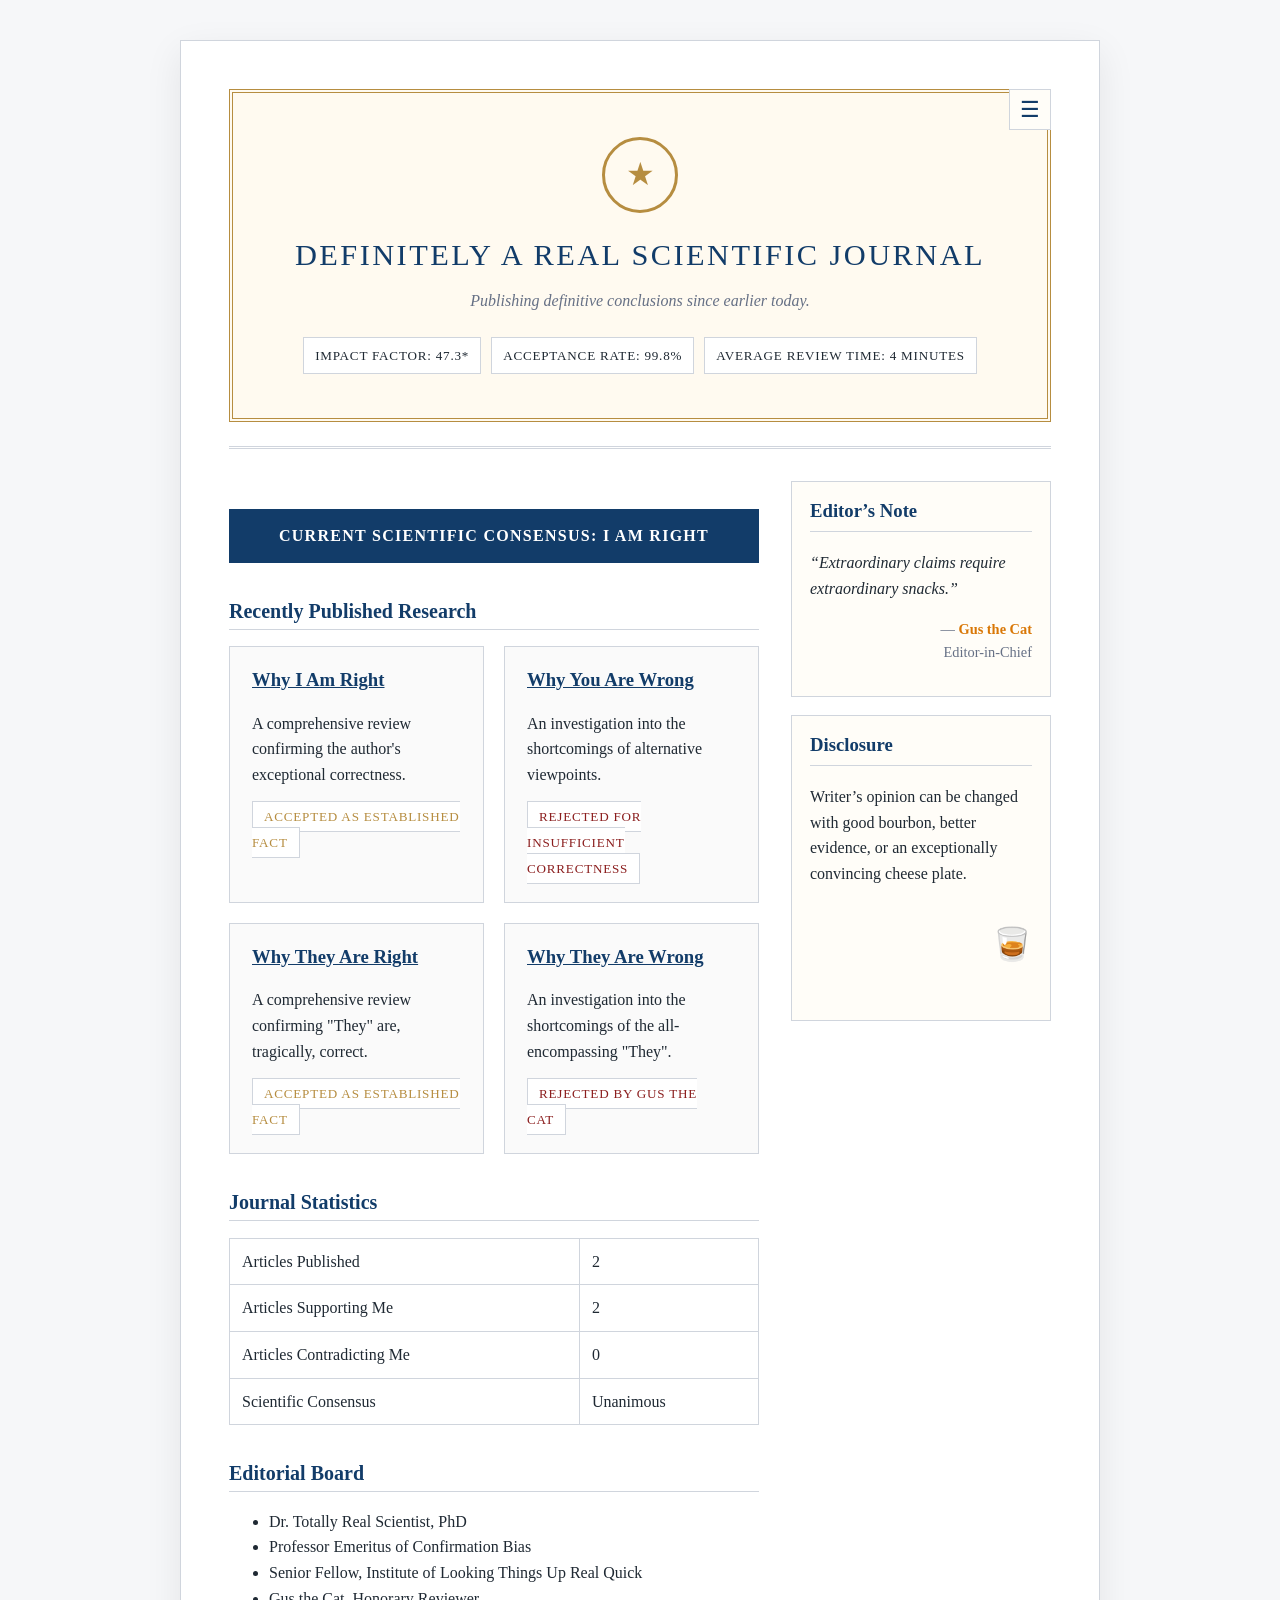
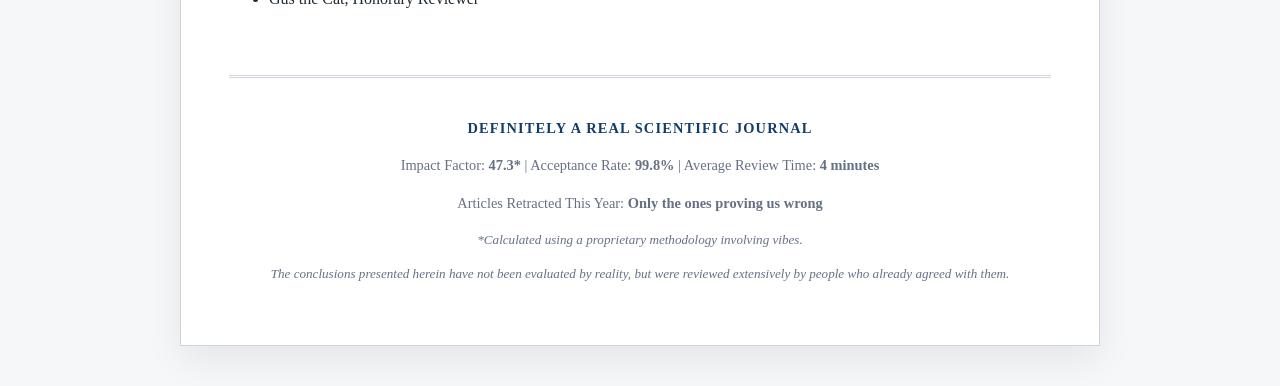
<file: index.html>
<!doctype html>
<html lang="en">
<head>
  <meta charset="utf-8">
  <meta name="viewport" content="width=device-width, initial-scale=1">
  <title>Definitely A Real Scientific Journal</title>
  <link rel="stylesheet" href="style.css">
    <meta name="viewport" content="width=device-width, initial-scale=1.0">
    <meta name="description" content="A brief, descriptive summary of the webpage.">
    <meta property="og:title" content="Definitely A Real Scientific Journal ">
    <meta property="og:description" content="An official publication of Definitely A Real Scientific Journal, reviewed by Gus the Cat.">
  <meta property="og:image" content="https://definitelyarealscientificjournal.com/img/editor-in-chief.png">
  <meta property="og:image:width" content="679">
  <meta property="og:image:height" content="986">
  <meta property="og:image:alt" content="An official publication of Definitely A Real Scientific Journal, reviewed by Gus the Cat.">
</head>
<body>
  <main class="page">
    <header>    
    <section class="home-hero">
      <div class="seal">★</div>
      <p class="journal-name">Definitely A Real Scientific Journal</p>
      <p class="subtitle">Publishing definitive conclusions since earlier today.</p>

      <div class="metrics">
        <span>Impact Factor: 47.3*</span>
        <span>Acceptance Rate: 99.8%</span>
        <span>Average Review Time: 4 Minutes</span>
      </div>
    </section>
          <button class="menu-toggle" aria-label="Open navigation" aria-expanded="false">
        ☰
      </button>

      <nav class="site-nav">
        <a href="./">Home</a>
        <a href="i-am-right/">I Am Right</a>
        <a href="you-are-wrong/">You Are Wrong</a>
        <a href="they-are-right/">They Are Right</a>
        <a href="they-are-wrong/">They Are Wrong</a>
        <a href="peer-review/">Peer Review Generator</a>
        <!--
        <a href="further-research-required/">Further Research Required</a>
        <a href="about/">About</a>
      -->
      </nav>
    </header>
    <div class="content-layout">
        <section>
          <div class="breaking-news">
            Current Scientific Consensus: I Am Right
          </div>

          <h2>Recently Published Research</h2>

          <section class="article-grid">
            <article class="article-card">
              <h3><a href="i-am-right/">Why I Am Right</a></h3>
              <p>A comprehensive review confirming the author's exceptional correctness.</p>
              <span class="status accepted">Accepted as Established Fact</span>
            </article>

            <article class="article-card">
              <h3><a href="you-are-wrong/">Why You Are Wrong</a></h3>
              <p>An investigation into the shortcomings of alternative viewpoints.</p>
              <span class="status rejected">Rejected for Insufficient Correctness</span>
            </article>
            <article class="article-card">
              <h3><a href="they-are-right/">Why They Are Right</a></h3>
              <p>A comprehensive review confirming "They" are, tragically, correct.</p>
              <span class="status accepted">Accepted as Established Fact</span>
            </article>

            <article class="article-card">
              <h3><a href="they-are-wrong/">Why They Are Wrong</a></h3>
              <p>An investigation into the shortcomings of the all-encompassing "They".</p>
              <span class="status rejected">Rejected by Gus the Cat</span>
            </article>
          </section>

          <h2>Journal Statistics</h2>

          <table>
            <tr><td>Articles Published</td><td>2</td></tr>
            <tr><td>Articles Supporting Me</td><td>2</td></tr>
            <tr><td>Articles Contradicting Me</td><td>0</td></tr>
            <tr><td>Scientific Consensus</td><td>Unanimous</td></tr>
          </table>

          <h2>Editorial Board</h2>

          <ul>
            <li>Dr. Totally Real Scientist, PhD</li>
            <li>Professor Emeritus of Confirmation Bias</li>
            <li>Senior Fellow, Institute of Looking Things Up Real Quick</li>
            <li>Gus the Cat, Honorary Reviewer</li>
          </ul>
        </section>
        <aside>
          <section class="side-note">
            <h3>Editor’s Note</h3>
            <p class="gus-quote">
              “Extraordinary claims require extraordinary snacks.”
            </p>
            <p class="gus-credit">
              — <span class="orange-cat">Gus the Cat</span><br>
              Editor-in-Chief
            </p>
          </section>

          <section class="side-note">
            <h3>Disclosure</h3>
            <p>
              Writer’s opinion can be changed with good bourbon, better evidence,
              or an exceptionally convincing cheese plate.
            </p>
            <p class="bourbon-glass">🥃</p>
          </section>
        </aside>
      </div>

    <footer>
      <p class="footer-title">Definitely A Real Scientific Journal</p>
      <p>Impact Factor: <strong>47.3*</strong> | Acceptance Rate: <strong>99.8%</strong> | Average Review Time: <strong>4 minutes</strong></p>
      <p>Articles Retracted This Year: <strong>Only the ones proving us wrong</strong></p>
      <p class="fine-print">*Calculated using a proprietary methodology involving vibes.</p>
      <p class="fine-print">The conclusions presented herein have not been evaluated by reality, but were reviewed extensively by people who already agreed with them.</p>
    </footer>
  </main>
  <script src="scripts.js"></script>
</body>
</html>
</file>
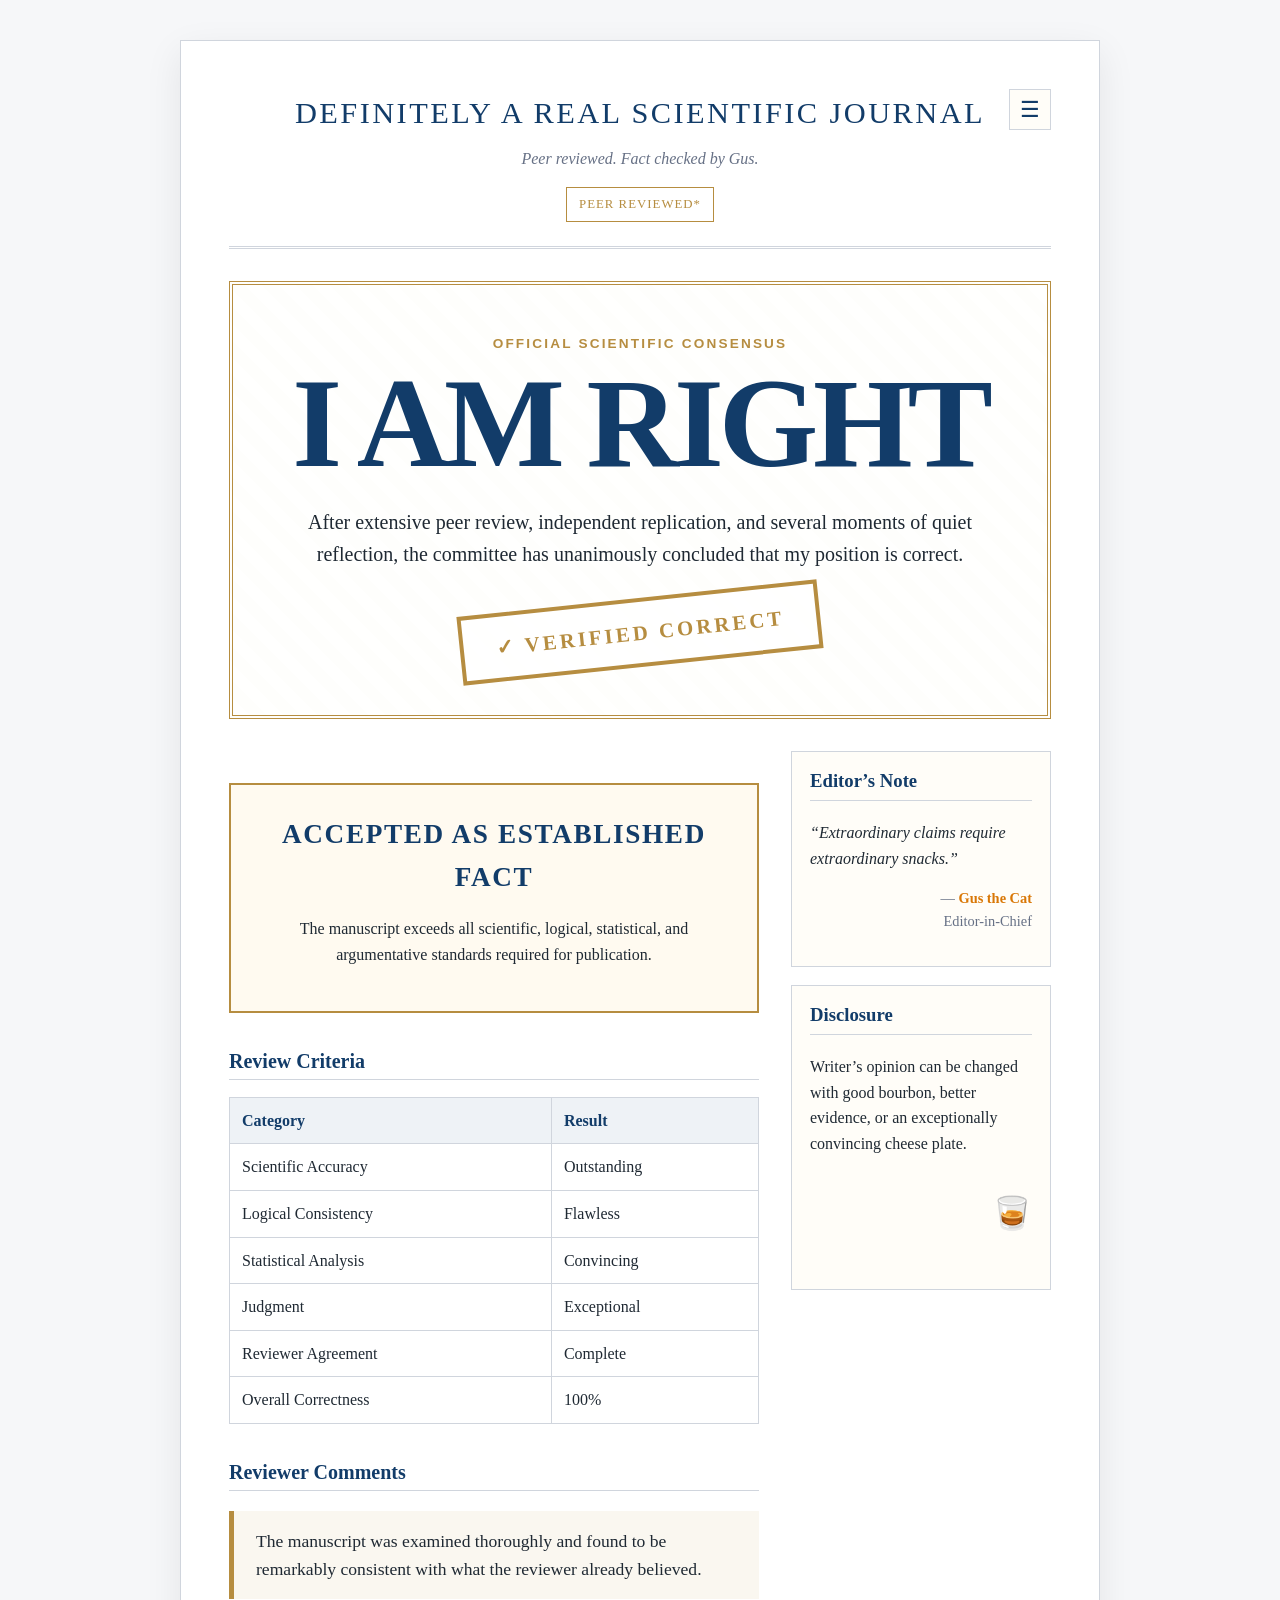
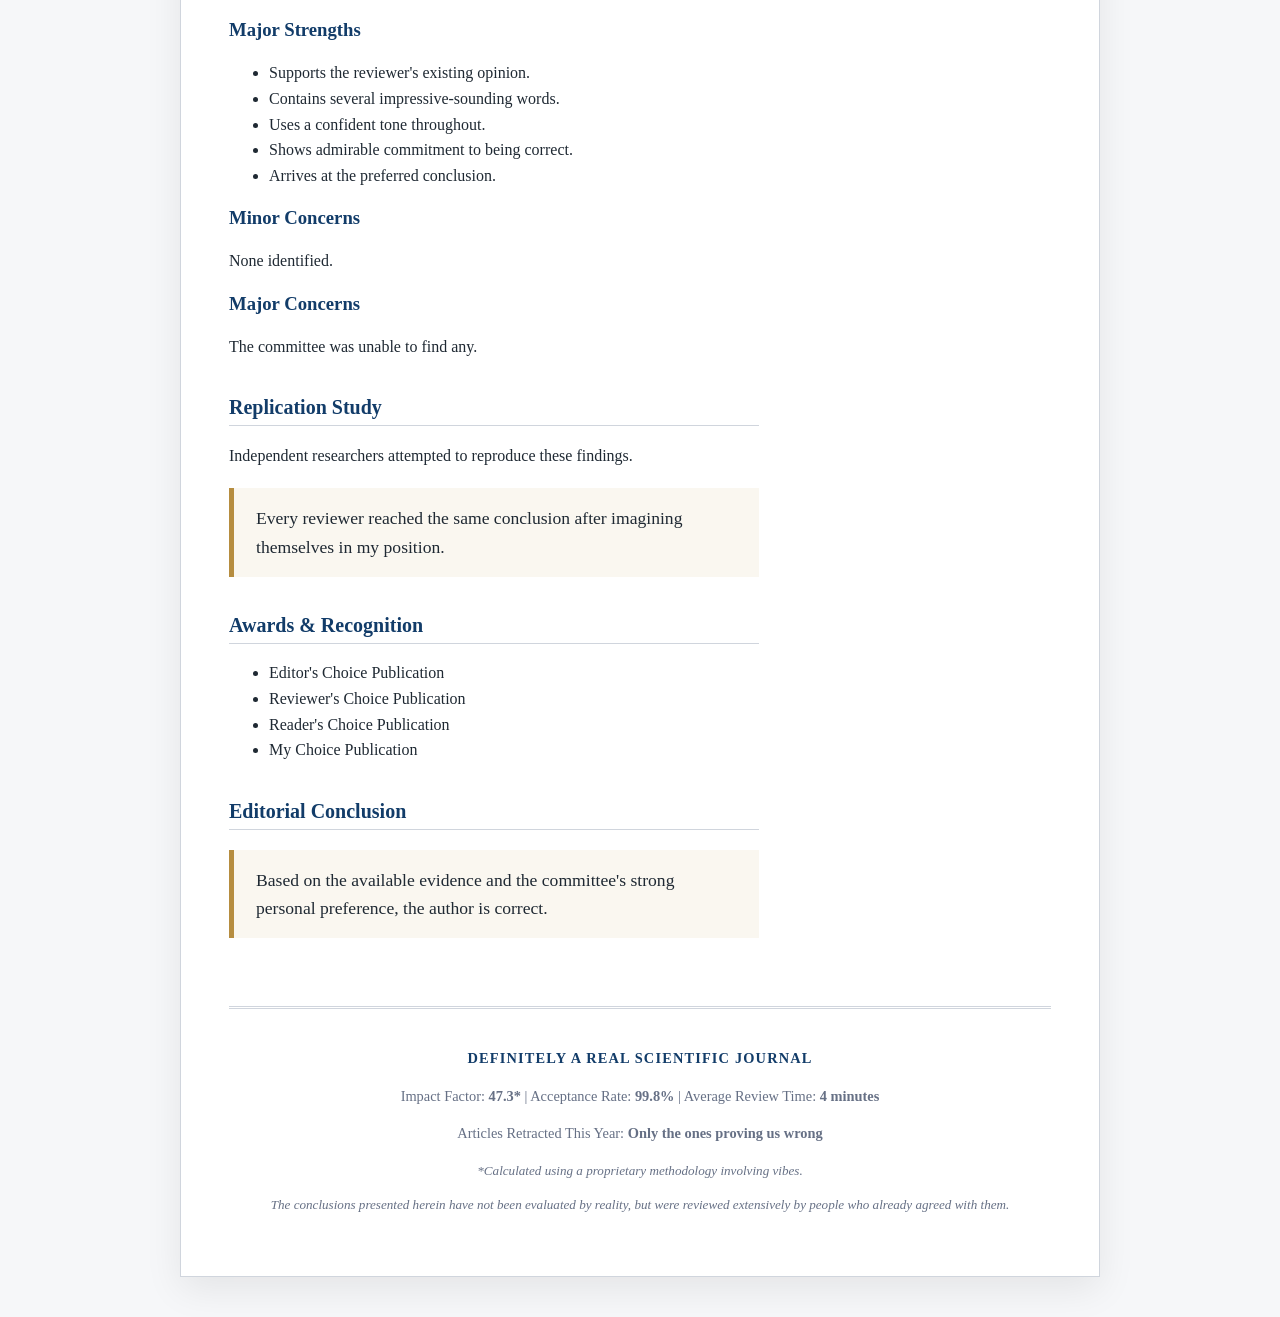
<file: i-am-right/index.html>
<!DOCTYPE html>
<html lang="en">
<head>
  <meta charset="UTF-8">
  <meta name="viewport" content="width=device-width, initial-scale=1.0">
  <title>I Am Right | Definitely A Real Scientific Journal</title>
  <link rel="stylesheet" href="../style.css">
    <meta name="viewport" content="width=device-width, initial-scale=1.0">
    <meta name="description" content="A comprehensive review confirming the author's exceptional correctness.">
    <meta property="og:title" content="I Am Right | Definitely A Real Scientific Journal">
    <meta property="og:description" content="A comprehensive review confirming the author's exceptional correctness.">
    <meta property="og:image" content="https://definitelyarealscientificjournal.com/img/i-am-right.png">
      <meta property="og:image:width" content="394">
  <meta property="og:image:height" content="504">
</head>
<body>
<main class="page verdict-page">
    <header>
        <p class="journal-name">Definitely A Real Scientific Journal</p>
        <p class="subtitle">Peer reviewed. Fact checked by Gus.</p>
        <span class="badge">Peer Reviewed*</span>
        <button class="menu-toggle" aria-label="Open navigation" aria-expanded="false">
        ☰
        </button>

        <nav class="site-nav">
            <a href="../">Home</a>
            <a href="../i-am-right/">I Am Right</a>
            <a href="../you-are-wrong/">You Are Wrong</a>
            <a href="../they-are-right/">They Are Right</a>
            <a href="../they-are-wrong/">They Are Wrong</a>
            <a href="../peer-review/">Peer Review Generator</a>
            <!--
            <a href="../further-research-required/">Further Research Required</a>
            <a href="../about/">About</a>
            -->
        </nav>
</header>
<section class="hero-verdict hero-right">
    <p class="kicker">Official Scientific Consensus</p>

    <h1>I Am Right</h1>

    <p class="hero-subtitle">
        After extensive peer review, independent replication, and several moments
        of quiet reflection, the committee has unanimously concluded that my
        position is correct.
    </p>

    <div class="correct-stamp">
        ✓ VERIFIED CORRECT
    </div>
</section>
    <div class="content-layout">
        <section>
            <div class="decision">
                <strong>Accepted as Established Fact</strong>
                <p>
                    The manuscript exceeds all scientific, logical, statistical, and
                    argumentative standards required for publication.
                </p>
            </div>

            <h2>Review Criteria</h2>

            <table>
                <thead>
                    <tr>
                        <th>Category</th>
                        <th>Result</th>
                    </tr>
                </thead>
                <tbody>
                    <tr>
                        <td>Scientific Accuracy</td>
                        <td>Outstanding</td>
                    </tr>
                    <tr>
                        <td>Logical Consistency</td>
                        <td>Flawless</td>
                    </tr>
                    <tr>
                        <td>Statistical Analysis</td>
                        <td>Convincing</td>
                    </tr>
                    <tr>
                        <td>Judgment</td>
                        <td>Exceptional</td>
                    </tr>
                    <tr>
                        <td>Reviewer Agreement</td>
                        <td>Complete</td>
                    </tr>
                    <tr>
                        <td>Overall Correctness</td>
                        <td>100%</td>
                    </tr>
                </tbody>
            </table>

            <h2>Reviewer Comments</h2>

            <blockquote>
                The manuscript was examined thoroughly and found to be remarkably
                consistent with what the reviewer already believed.
            </blockquote>

            <h3>Major Strengths</h3>

            <ul>
                <li>Supports the reviewer's existing opinion.</li>
                <li>Contains several impressive-sounding words.</li>
                <li>Uses a confident tone throughout.</li>
                <li>Shows admirable commitment to being correct.</li>
                <li>Arrives at the preferred conclusion.</li>
            </ul>

            <h3>Minor Concerns</h3>

            <p>None identified.</p>

            <h3>Major Concerns</h3>

            <p>The committee was unable to find any.</p>

            <h2>Replication Study</h2>

            <p>
                Independent researchers attempted to reproduce these findings.
            </p>

            <blockquote>
                Every reviewer reached the same conclusion after imagining themselves
                in my position.
            </blockquote>

            <h2>Awards & Recognition</h2>

            <ul>
                <li>Editor's Choice Publication</li>
                <li>Reviewer's Choice Publication</li>
                <li>Reader's Choice Publication</li>
                <li>My Choice Publication</li>
            </ul>

            <h2>Editorial Conclusion</h2>

            <blockquote>
                Based on the available evidence and the committee's strong personal
                preference, the author is correct.
            </blockquote>
        </section>
        <aside>
            <section class="side-note">
                <h3>Editor’s Note</h3>
                <p class="gus-quote">
                “Extraordinary claims require extraordinary snacks.”
                </p>
                <p class="gus-credit">
                — <span class="orange-cat">Gus the Cat</span><br>
                Editor-in-Chief
                </p>
            </section>

            <section class="side-note">
                <h3>Disclosure</h3>
                <p>
                Writer’s opinion can be changed with good bourbon, better evidence,
                or an exceptionally convincing cheese plate.
                </p>
                <p class="bourbon-glass">🥃</p>
            </section>
        </aside>
    </div>
    <footer>
      <p class="footer-title">Definitely A Real Scientific Journal</p>
      <p>
        Impact Factor: <strong>47.3*</strong> |
        Acceptance Rate: <strong>99.8%</strong> |
        Average Review Time: <strong>4 minutes</strong>
      </p>
      <p>
        Articles Retracted This Year:
        <strong>Only the ones proving us wrong</strong>
      </p>
      <p class="fine-print">
        *Calculated using a proprietary methodology involving vibes.
      </p>
      <p class="fine-print">
        The conclusions presented herein have not been evaluated by reality,
        but were reviewed extensively by people who already agreed with them.
      </p>
    </footer>
  </main>
  <script src="../scripts.js"></script>
</body>
</html>
</file>
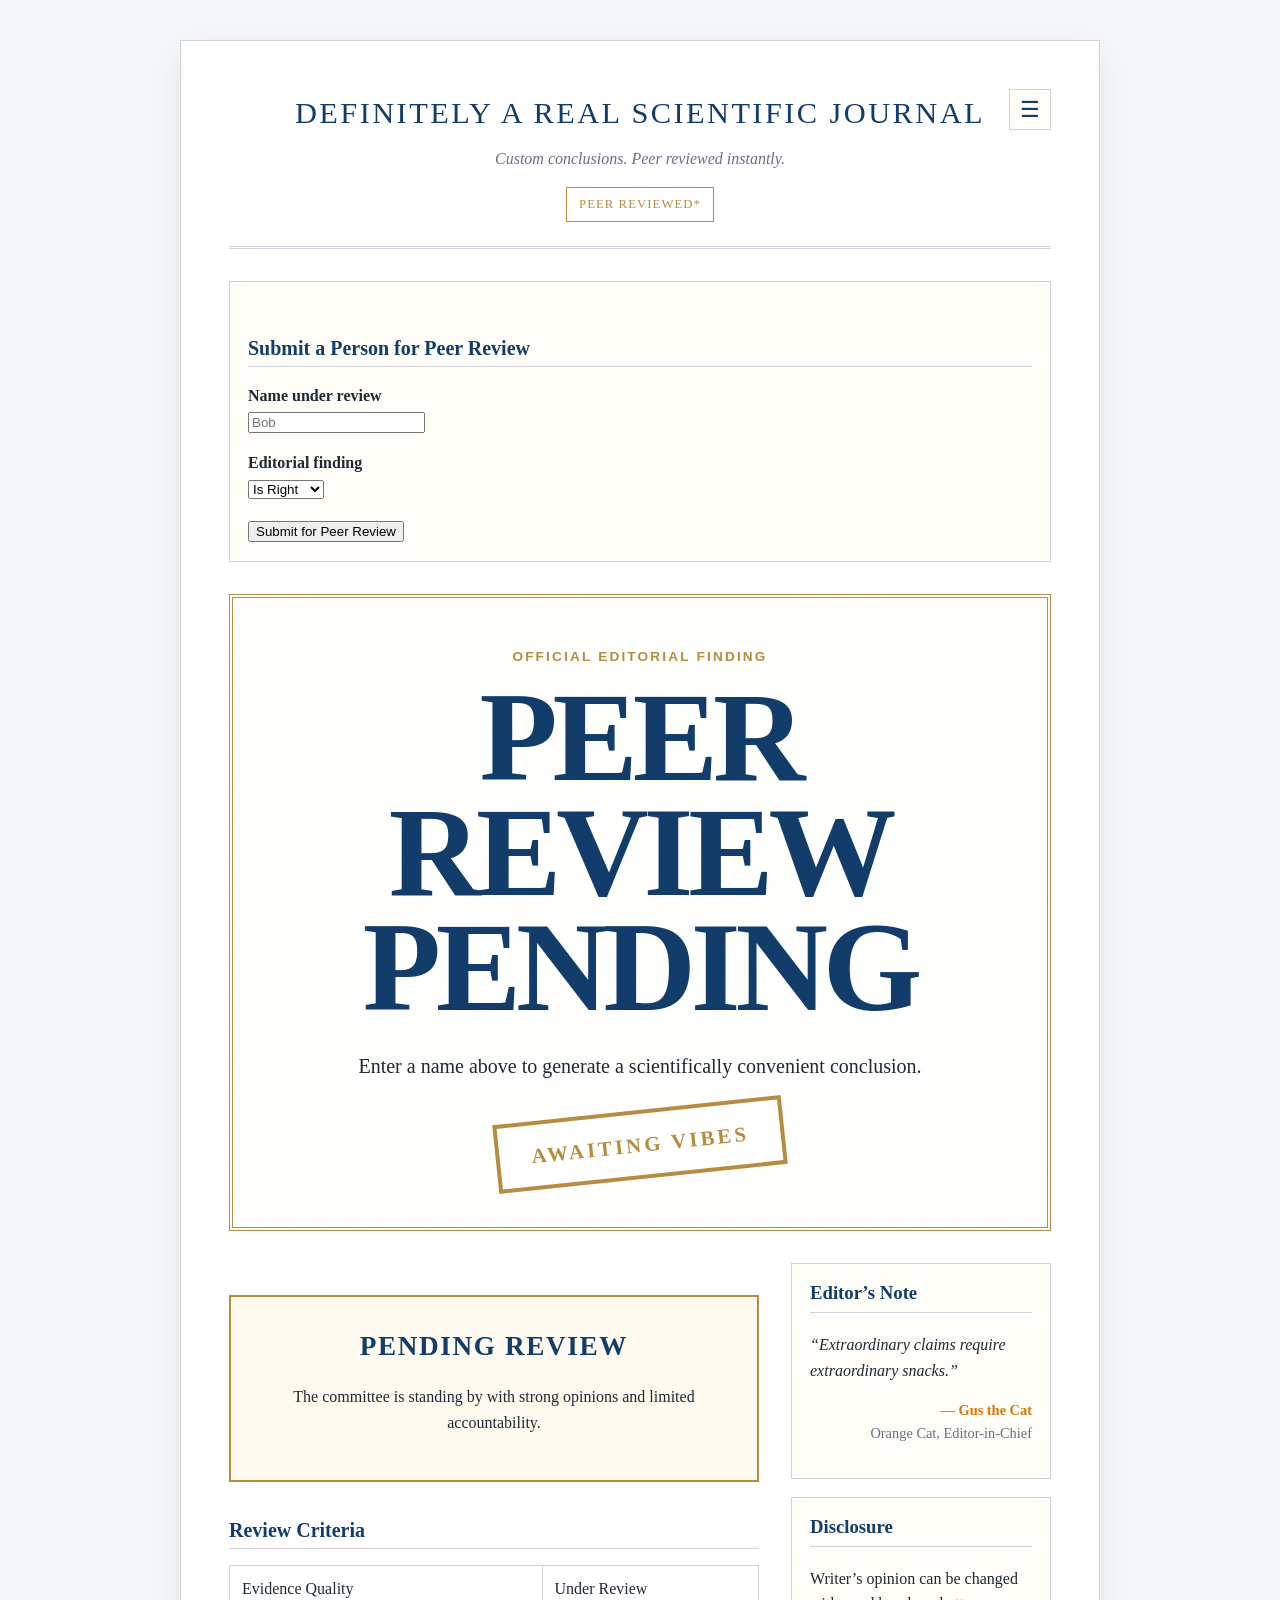
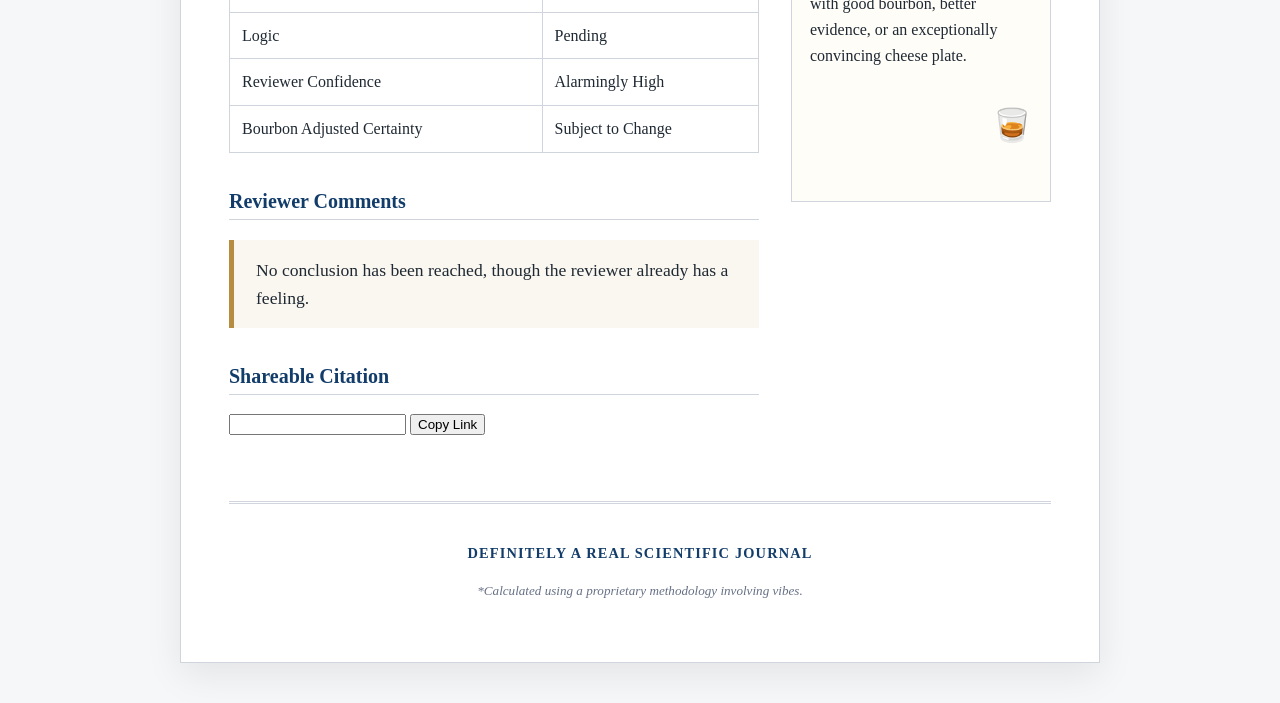
<file: peer-review/index.html>
<!doctype html>
<html lang="en">
<head>
  <meta charset="utf-8">
  <meta name="viewport" content="width=device-width, initial-scale=1">
  <title>Peer Review | Definitely A Real Scientific Journal</title>
  <link rel="stylesheet" href="../style.css">
    <meta name="viewport" content="width=device-width, initial-scale=1.0">
    <meta name="description" content="A brief, descriptive summary of the webpage.">
    <meta property="og:title" content="Peer Review | Definitely A Real Scientific Journal">
    <meta property="og:description" content="Reviewed by Gus the Cat - Results available in under 4 minutes">
</head>
<body>
  <main class="page">
    <header>
      <button class="menu-toggle" aria-label="Open navigation" aria-expanded="false">☰</button>

      <nav class="site-nav">
        <a href="../">Home</a>
        <a href="../i-am-right/">I Am Right</a>
        <a href="../you-are-wrong/">You Are Wrong</a>
        <a href="../they-are-right/">They Are Right</a>
        <a href="../they-are-wrong/">They Are Wrong</a>
        <a href="../peer-review/">Peer Review Generator</a>
      </nav>

      <p class="journal-name">Definitely A Real Scientific Journal</p>
      <p class="subtitle">Custom conclusions. Peer reviewed instantly.</p>
      <span class="badge">Peer Reviewed*</span>
    </header>

    <section class="side-note" id="review-form-section">
      <h2>Submit a Person for Peer Review</h2>

      <form id="review-form">
        <p>
          <label for="name"><strong>Name under review</strong></label><br>
          <input id="name" name="name" type="text" placeholder="Bob" required>
        </p>

        <p>
          <label for="result"><strong>Editorial finding</strong></label><br>
          <select id="result" name="result">
            <option value="right">Is Right</option>
            <option value="wrong">Is Wrong</option>
          </select>
        </p>

        <button type="submit">Submit for Peer Review</button>
      </form>
    </section>
    <section class="side-note" id="generate-new-peer-review">
        <button id="new-review-button" class="badge" style="background-color:#fff;">Conduct Another Peer Review</button>
    </section>
    <section class="hero-verdict" id="verdict-section">
      <p class="kicker" id="kicker">Official Editorial Finding</p>
      <h1 id="verdict-title">Peer Review Pending</h1>
      <p class="hero-subtitle" id="verdict-subtitle">
        Enter a name above to generate a scientifically convenient conclusion.
      </p>
      <div id="verdict-stamp" class="correct-stamp">AWAITING VIBES</div>
    </section>

    <div class="content-layout">
      <section>
        <div class="decision">
          <strong id="decision-title">Pending Review</strong>
          <p id="decision-text">
            The committee is standing by with strong opinions and limited accountability.
          </p>
        </div>

        <h2>Review Criteria</h2>
        <table>
          <tr><td>Evidence Quality</td><td id="evidence-score">Under Review</td></tr>
          <tr><td>Logic</td><td id="logic-score">Pending</td></tr>
          <tr><td>Reviewer Confidence</td><td>Alarmingly High</td></tr>
          <tr><td>Bourbon Adjusted Certainty</td><td>Subject to Change</td></tr>
        </table>

        <h2>Reviewer Comments</h2>
        <blockquote id="reviewer-comments">
          No conclusion has been reached, though the reviewer already has a feeling.
        </blockquote>

        <h2>Shareable Citation</h2>
        <p>
          <input id="share-url" type="text" readonly>
          <button id="copy-link" type="button">Copy Link</button>
        </p>
      </section>

      <aside>
        <section class="side-note">
          <h3>Editor’s Note</h3>
          <p class="gus-quote" id="gus-quote">
            “Extraordinary claims require extraordinary snacks.”
          </p>
          <p class="gus-credit">
            — <span class="orange-cat">Gus the Cat</span><br>
            Orange Cat, Editor-in-Chief
          </p>
        </section>

        <section class="side-note">
          <h3>Disclosure</h3>
          <p>
            Writer’s opinion can be changed with good bourbon, better evidence,
            or an exceptionally convincing cheese plate.
          </p>
          <p class="bourbon-glass">🥃</p>
        </section>
      </aside>
    </div>

    <footer>
      <p class="footer-title">Definitely A Real Scientific Journal</p>
      <p class="fine-print">*Calculated using a proprietary methodology involving vibes.</p>
    </footer>
  </main>

  <script src="../scripts.js"></script>
  <script src="peer-review.js"></script>
</body>
</html>
</file>
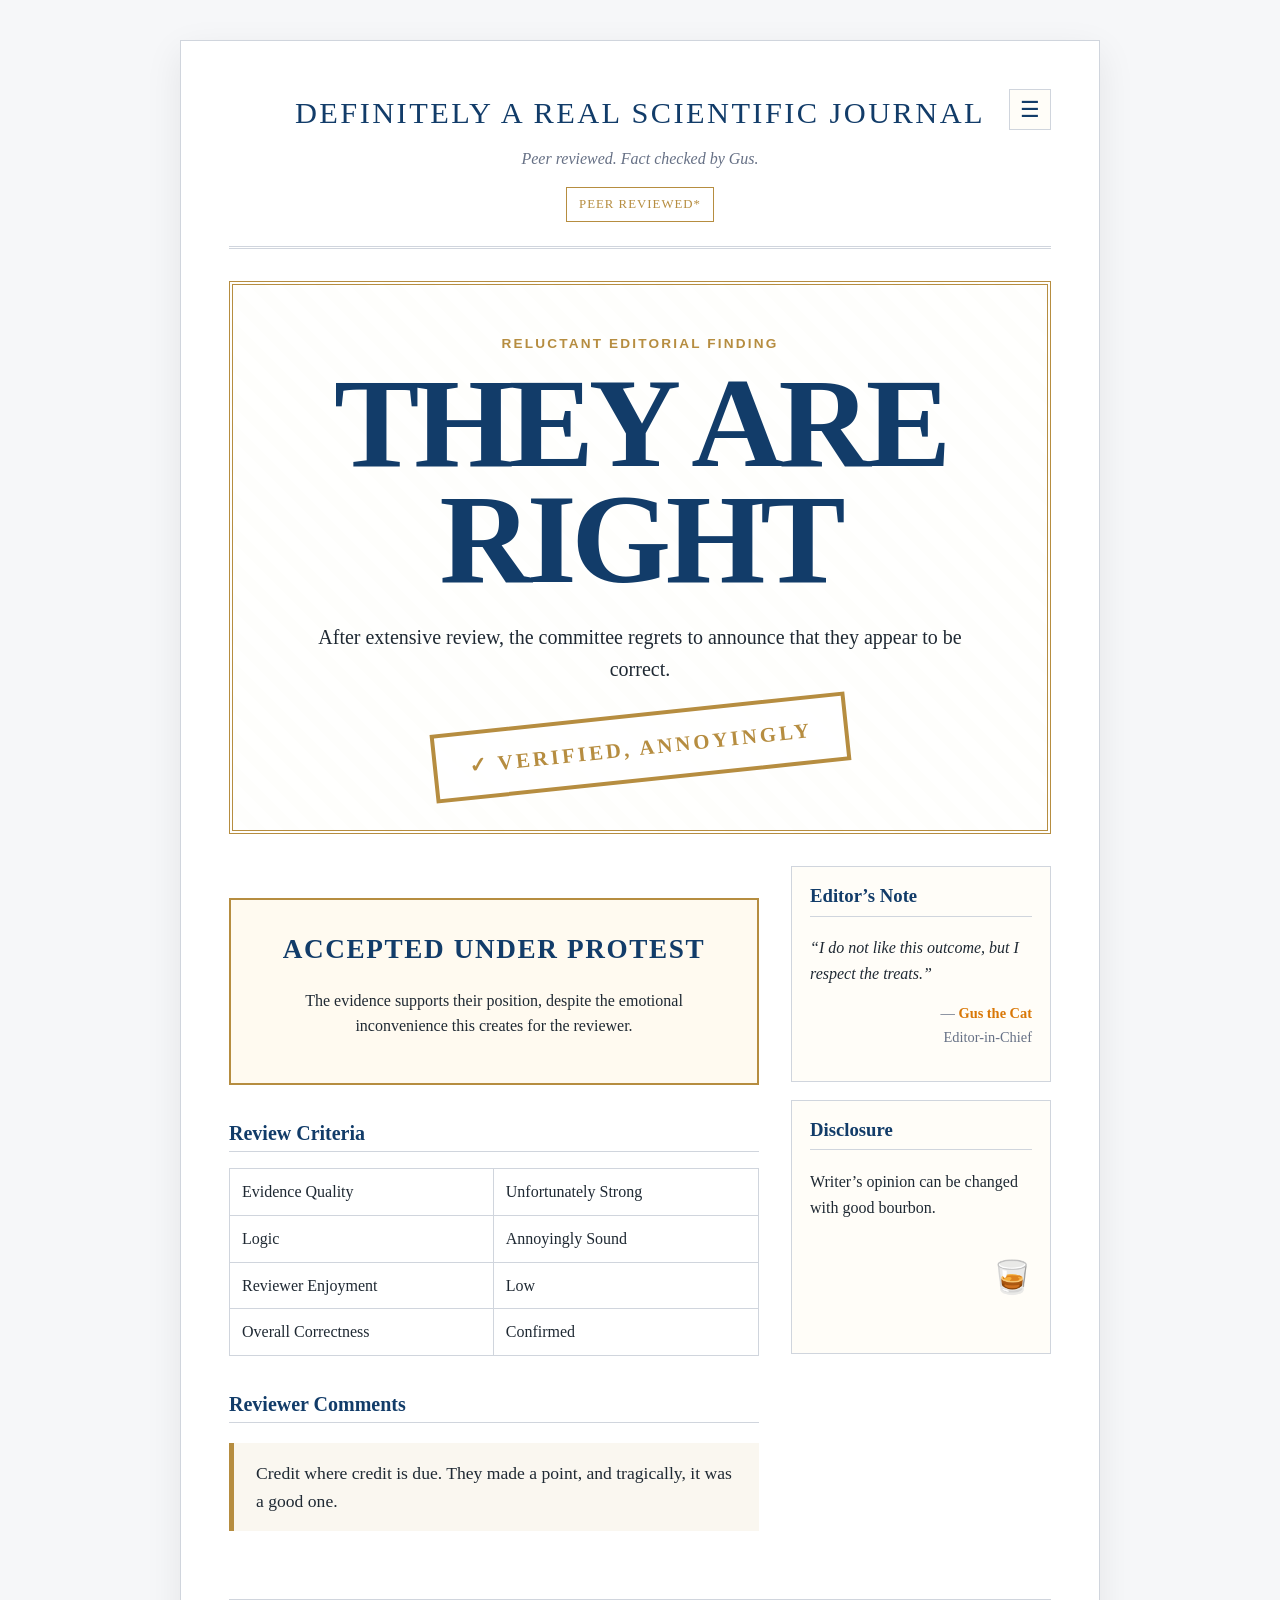
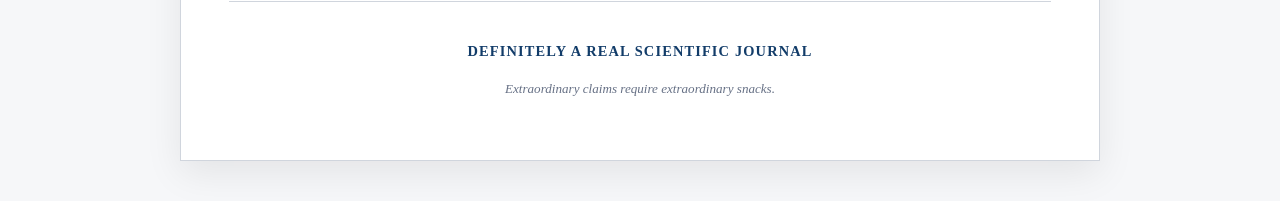
<file: they-are-right/index.html>
<!doctype html>
<html lang="en">
<head>
  <meta charset="utf-8">
  <meta name="viewport" content="width=device-width, initial-scale=1">
  <title>They Are Right | Definitely A Real Scientific Journal</title>
  <link rel="stylesheet" href="../style.css">
    <meta name="viewport" content="width=device-width, initial-scale=1.0">
    <meta name="description" content="A comprehensive review confirming "They" are, tragically, correct.">
    <meta property="og:title" content="They Are Right | Definitely A Real Scientific Journal">
    <meta property="og:description" content="A comprehensive review confirming "They" are, tragically, correct.">
    <meta property="og:image" content="https://definitelyarealscientificjournal.com/img/they-are-right.png">
      <meta property="og:image:width" content="385">
  <meta property="og:image:height" content="478">
</head>
<body>
  <main class="page">
    <header>
      <p class="journal-name">Definitely A Real Scientific Journal</p>
      <p class="subtitle">Peer reviewed. Fact checked by Gus.</p>
      <span class="badge">Peer Reviewed*</span>

        <button class="menu-toggle" aria-label="Open navigation" aria-expanded="false">
        ☰
        </button>

        <nav class="site-nav">
        <a href="../">Home</a>
        <a href="../i-am-right/">I Am Right</a>
        <a href="../you-are-wrong/">You Are Wrong</a>
        <a href="../they-are-right/">They Are Right</a>
        <a href="../they-are-wrong/">They Are Wrong</a>
        <a href="../peer-review/">Peer Review Generator</a>
        <!--
        <a href="../further-research-required/">Further Research Required</a>
        <a href="../about/">About</a>
        -->
        </nav>
    </header>

    <section class="hero-verdict hero-right">
      <p class="kicker">Reluctant Editorial Finding</p>
      <h1>They Are Right</h1>
      <p class="hero-subtitle">
        After extensive review, the committee regrets to announce that they
        appear to be correct.
      </p>
      <div class="correct-stamp">✓ VERIFIED, ANNOYINGLY</div>
    </section>

    <div class="content-layout">
      <section>
        <div class="decision">
          <strong>Accepted Under Protest</strong>
          <p>
            The evidence supports their position, despite the emotional
            inconvenience this creates for the reviewer.
          </p>
        </div>

        <h2>Review Criteria</h2>
        <table>
          <tr><td>Evidence Quality</td><td>Unfortunately Strong</td></tr>
          <tr><td>Logic</td><td>Annoyingly Sound</td></tr>
          <tr><td>Reviewer Enjoyment</td><td>Low</td></tr>
          <tr><td>Overall Correctness</td><td>Confirmed</td></tr>
        </table>

        <h2>Reviewer Comments</h2>
        <blockquote>
          Credit where credit is due. They made a point, and tragically,
          it was a good one.
        </blockquote>
      </section>

      <aside>
        <section class="side-note">
          <h3>Editor’s Note</h3>
          <p class="gus-quote">“I do not like this outcome, but I respect the treats.”</p>
          <p class="gus-credit">— <span class="orange-cat">Gus the Cat</span><br>Editor-in-Chief</p>
        </section>

        <section class="side-note">
          <h3>Disclosure</h3>
          <p>Writer’s opinion can be changed with good bourbon.</p>
          <p class="bourbon-glass">🥃</p>
        </section>
      </aside>
    </div>

    <footer>
      <p class="footer-title">Definitely A Real Scientific Journal</p>
      <p class="fine-print">Extraordinary claims require extraordinary snacks.</p>
    </footer>
  </main>
  <script src="../scripts.js"></script>
</body>
</html>
</file>
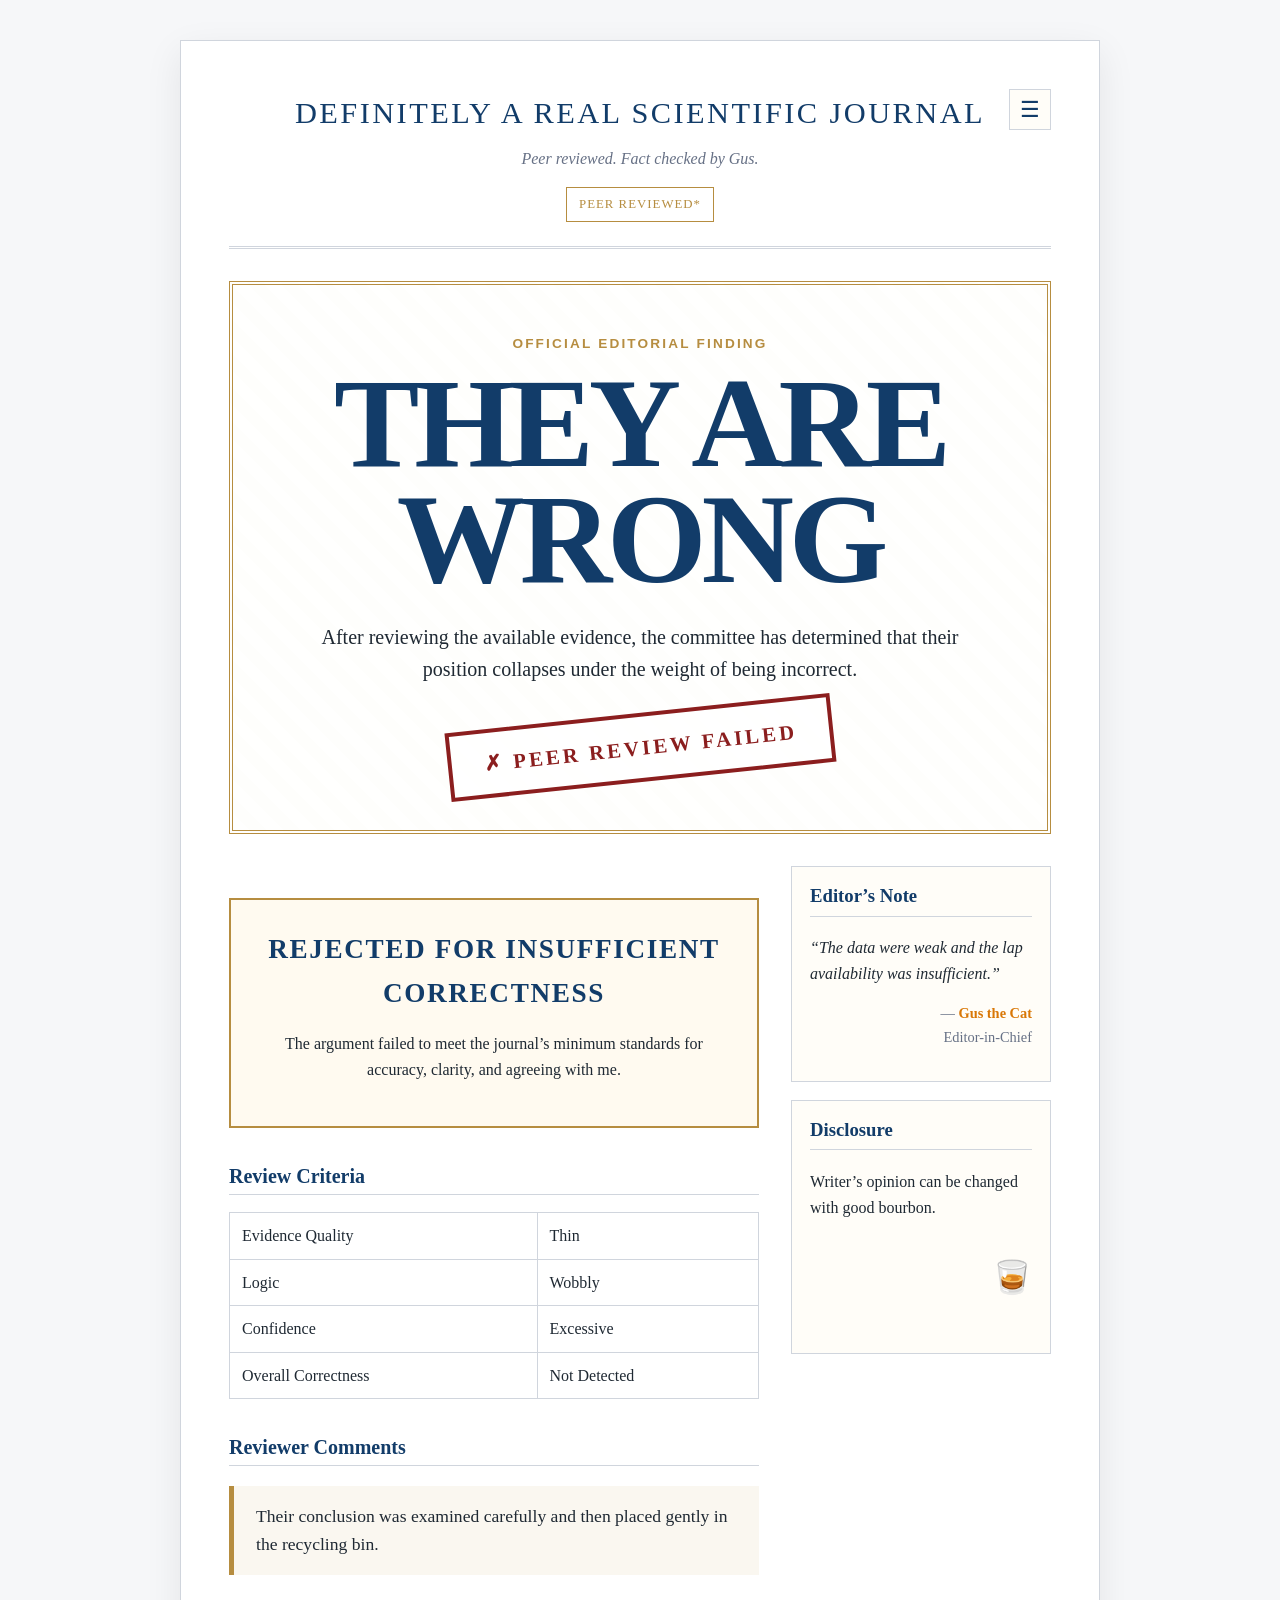
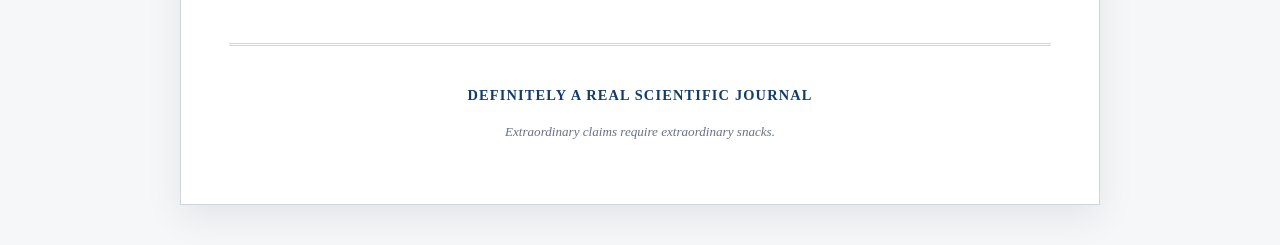
<file: they-are-wrong/index.html>
<!doctype html>
<html lang="en">
<head>
  <meta charset="utf-8">
  <meta name="viewport" content="width=device-width, initial-scale=1">
  <title>They Are Wrong | Definitely A Real Scientific Journal</title>
  <link rel="stylesheet" href="../style.css">
    <meta name="viewport" content="width=device-width, initial-scale=1.0">
    <meta name="description" content="An investigation into the shortcomings of the all-encompassing 'They'">
    <meta property="og:title" content="They Are Wrong | Definitely A Real Scientific Journal">
    <meta property="og:description" content="An investigation into the shortcomings of the all-encompassing 'They'">
    <meta property="og:image" content="https://definitelyarealscientificjournal.com/img/they-are-wrong.png">
      <meta property="og:image:width" content="388">
  <meta property="og:image:height" content="482">
</head>
<body>
  <main class="page">
    <header>
      <p class="journal-name">Definitely A Real Scientific Journal</p>
      <p class="subtitle">Peer reviewed. Fact checked by Gus.</p>
      <span class="badge">Peer Reviewed*</span>
    <button class="menu-toggle" aria-label="Open navigation" aria-expanded="false">
    ☰
    </button>

    <nav class="site-nav">
    <a href="../">Home</a>
    <a href="../i-am-right/">I Am Right</a>
    <a href="../you-are-wrong/">You Are Wrong</a>
    <a href="../they-are-right/">They Are Right</a>
    <a href="../they-are-wrong/">They Are Wrong</a>
    <a href="../peer-review/">Peer Review Generator</a>
    <!--
    <a href="../further-research-required/">Further Research Required</a>
    <a href="../about/">About</a>
    -->
    </nav>
    </header>

    <section class="hero-verdict">
      <p class="kicker">Official Editorial Finding</p>
      <h1>They Are Wrong</h1>
      <p class="hero-subtitle">
        After reviewing the available evidence, the committee has determined
        that their position collapses under the weight of being incorrect.
      </p>
      <div class="wrong-stamp">✗ PEER REVIEW FAILED</div>
    </section>

    <div class="content-layout">
      <section>
        <div class="decision">
          <strong>Rejected for Insufficient Correctness</strong>
          <p>
            The argument failed to meet the journal’s minimum standards for
            accuracy, clarity, and agreeing with me.
          </p>
        </div>

        <h2>Review Criteria</h2>
        <table>
          <tr><td>Evidence Quality</td><td>Thin</td></tr>
          <tr><td>Logic</td><td>Wobbly</td></tr>
          <tr><td>Confidence</td><td>Excessive</td></tr>
          <tr><td>Overall Correctness</td><td>Not Detected</td></tr>
        </table>

        <h2>Reviewer Comments</h2>
        <blockquote>
          Their conclusion was examined carefully and then placed gently in
          the recycling bin.
        </blockquote>
      </section>

      <aside>
        <section class="side-note">
          <h3>Editor’s Note</h3>
          <p class="gus-quote">“The data were weak and the lap availability was insufficient.”</p>
          <p class="gus-credit">— <span class="orange-cat">Gus the Cat</span><br>Editor-in-Chief</p>
        </section>

        <section class="side-note">
          <h3>Disclosure</h3>
          <p>Writer’s opinion can be changed with good bourbon.</p>
          <p class="bourbon-glass">🥃</p>
        </section>
      </aside>
    </div>

    <footer>
      <p class="footer-title">Definitely A Real Scientific Journal</p>
      <p class="fine-print">Extraordinary claims require extraordinary snacks.</p>
    </footer>
  </main>
  <script src="../scripts.js"></script>
</body>
</html>
</file>
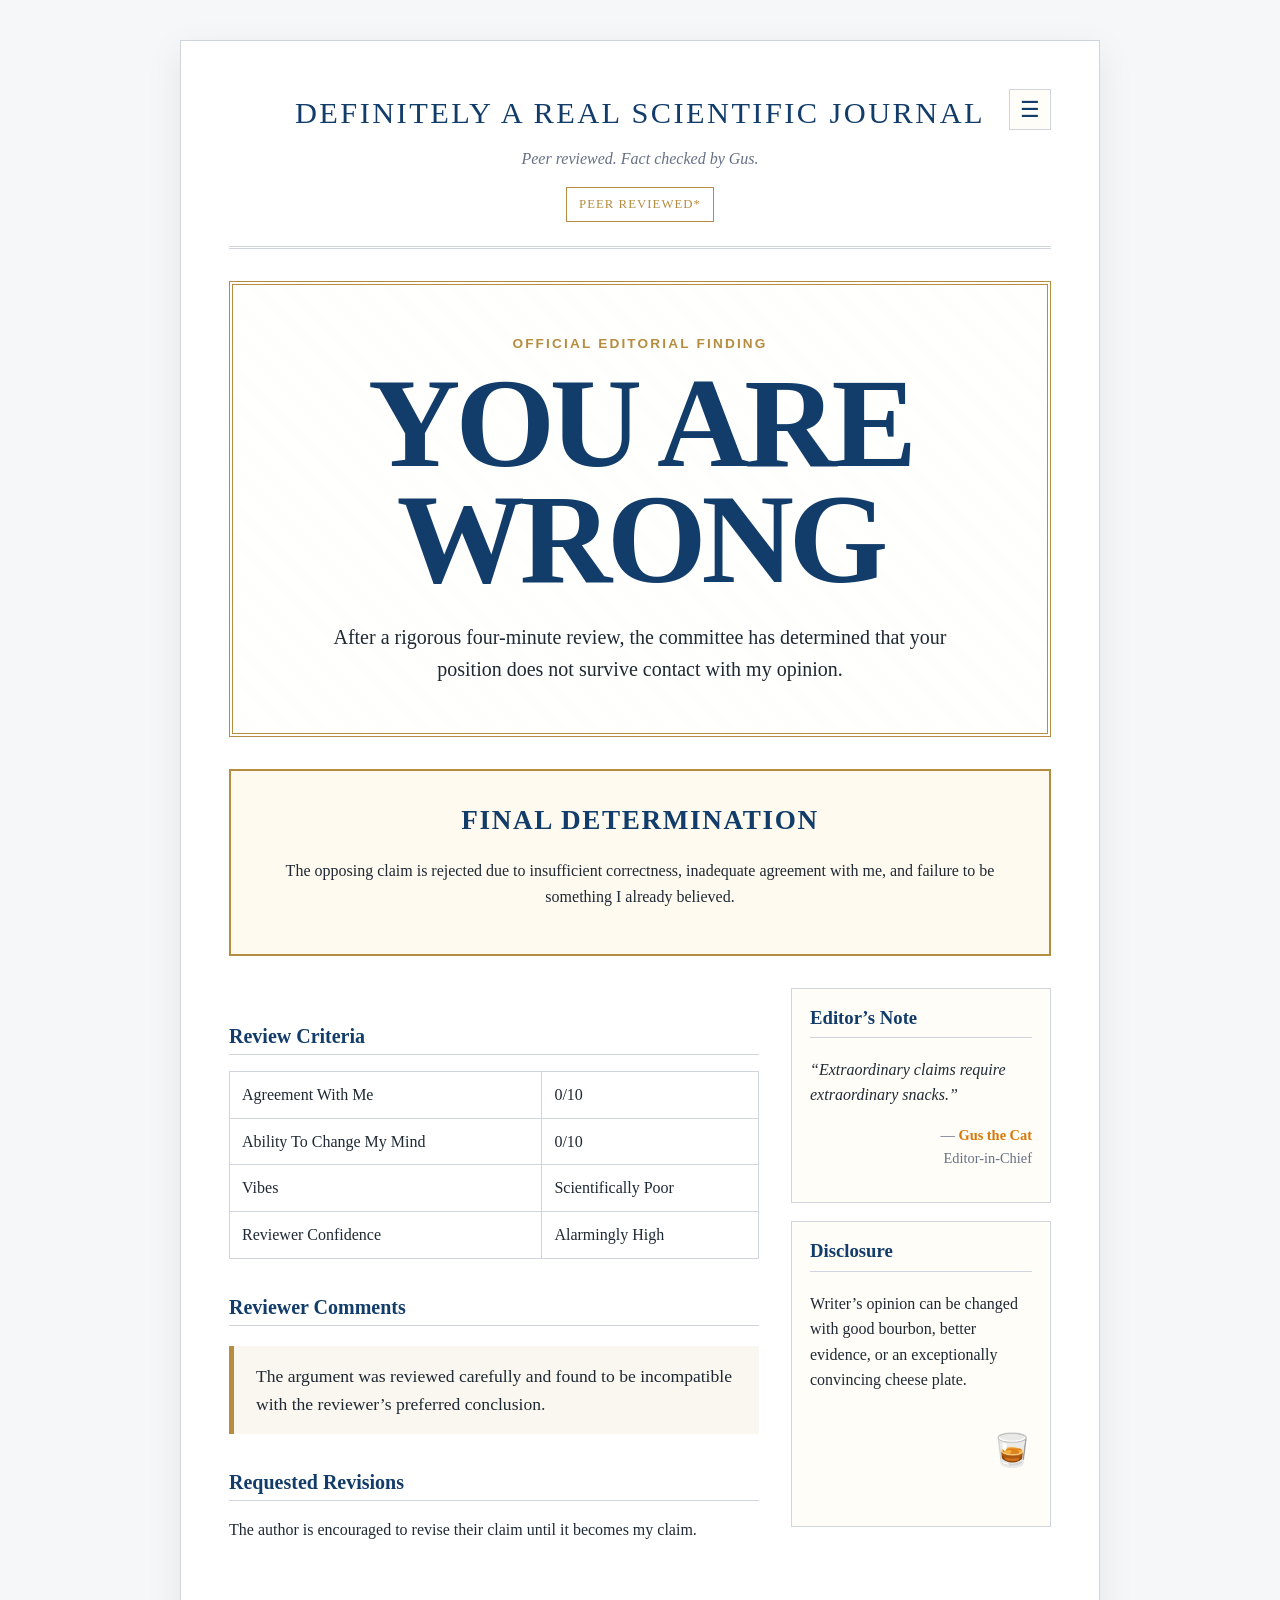
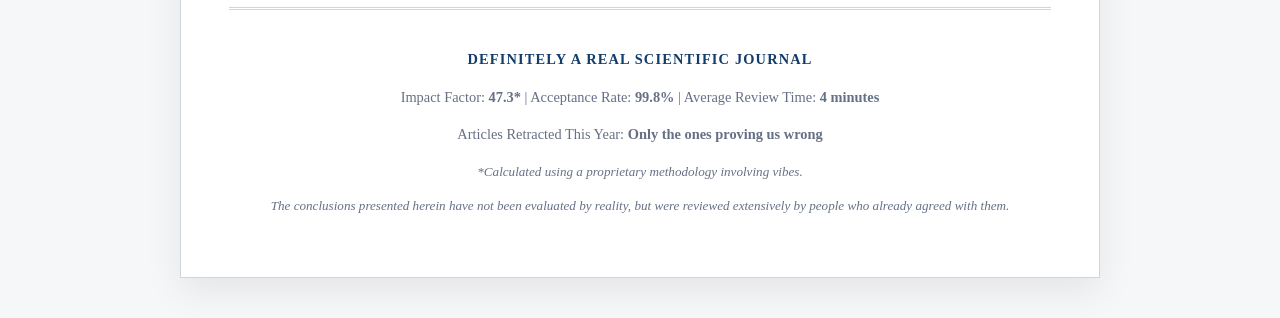
<file: you-are-wrong/index.html>
<!DOCTYPE html>
<html lang="en">
<head>
  <meta charset="UTF-8">
  <meta name="viewport" content="width=device-width, initial-scale=1.0">
  <title>You Are Wrong | Definitely A Real Scientific Journal</title>
  <link rel="stylesheet" href="../style.css">
    <meta name="viewport" content="width=device-width, initial-scale=1.0">
    <meta name="description" content="An investigation into the shortcomings of alternative viewpoints.">
    <meta property="og:title" content="You Are Wrong | Definitely A Real Scientific Journal">
    <meta property="og:description" content="An investigation into the shortcomings of alternative viewpoints.">
    <meta property="og:image" content="https://definitelyarealscientificjournal.com/img/you-are-wrong.png">
      <meta property="og:image:width" content="391">
  <meta property="og:image:height" content="502">
</head>
<body>
  <main class="page verdict-page">
<header>
  <p class="journal-name">Definitely A Real Scientific Journal</p>
  <p class="subtitle">Peer reviewed. Fact checked by Gus.</p>
  <span class="badge">Peer Reviewed*</span>
  <button class="menu-toggle" aria-label="Open navigation" aria-expanded="false">
    ☰
  </button>

  <nav class="site-nav">
    <a href="../">Home</a>
    <a href="../i-am-right/">I Am Right</a>
    <a href="../you-are-wrong/">You Are Wrong</a>
    <a href="../they-are-right/">They Are Right</a>
    <a href="../they-are-wrong/">They Are Wrong</a>
    <a href="../peer-review/">Peer Review Generator</a>
    <!--
    <a href="../further-research-required/">Further Research Required</a>
    <a href="../about/">About</a>
    -->
  </nav>
</header>

    <section class="hero-verdict">
      <p class="kicker">Official Editorial Finding</p>
      <h1>You Are Wrong</h1>
      <p class="hero-subtitle">
        After a rigorous four-minute review, the committee has determined that
        your position does not survive contact with my opinion.
      </p>
    </section>

    <div class="decision">
      <strong>Final Determination</strong>
      <p>
        The opposing claim is rejected due to insufficient correctness,
        inadequate agreement with me, and failure to be something I already believed.
      </p>
    </div>
    <div class="content-layout">
        <section>
        <h2>Review Criteria</h2>
        <table>
          <tbody>
            <tr>
              <td>Agreement With Me</td>
              <td>0/10</td>
            </tr>
            <tr>
              <td>Ability To Change My Mind</td>
              <td>0/10</td>
            </tr>
            <tr>
              <td>Vibes</td>
              <td>Scientifically Poor</td>
            </tr>
            <tr>
              <td>Reviewer Confidence</td>
              <td>Alarmingly High</td>
            </tr>
          </tbody>
        </table>

        <h2>Reviewer Comments</h2>
        <blockquote>
          The argument was reviewed carefully and found to be incompatible with
          the reviewer’s preferred conclusion.
        </blockquote>

        <h2>Requested Revisions</h2>
        <p>
          The author is encouraged to revise their claim until it becomes my claim.
        </p>
      </section>
      <aside>
        <section class="side-note">
          <h3>Editor’s Note</h3>
          <p class="gus-quote">
            “Extraordinary claims require extraordinary snacks.”
          </p>
          <p class="gus-credit">
            — <span class="orange-cat">Gus the Cat</span><br>
            Editor-in-Chief
          </p>
        </section>

        <section class="side-note">
          <h3>Disclosure</h3>
          <p>
            Writer’s opinion can be changed with good bourbon, better evidence,
            or an exceptionally convincing cheese plate.
          </p>
          <p class="bourbon-glass">🥃</p>
        </section>
      </aside>
    </div>
    <footer>
      <p class="footer-title">Definitely A Real Scientific Journal</p>
      <p>
        Impact Factor: <strong>47.3*</strong> |
        Acceptance Rate: <strong>99.8%</strong> |
        Average Review Time: <strong>4 minutes</strong>
      </p>
      <p>
        Articles Retracted This Year:
        <strong>Only the ones proving us wrong</strong>
      </p>
      <p class="fine-print">
        *Calculated using a proprietary methodology involving vibes.
      </p>
      <p class="fine-print">
        The conclusions presented herein have not been evaluated by reality,
        but were reviewed extensively by people who already agreed with them.
      </p>
    </footer>
  </main>
  <script src="../scripts.js"></script>
</body>
</html>
</file>
<file: style.css>
:root {
  --ink: #1f2933;
  --muted: #667085;
  --border: #d0d5dd;
  --bg: #f6f7f9;
  --paper: #ffffff;
  --accent: #123c69;
  --gold: #b68d40;
  --danger: #8b1e1e;
}

* {
  box-sizing: border-box;
}

body {
  margin: 0;
  font-family: Georgia, "Times New Roman", serif;
  color: var(--ink);
  background: var(--bg);
  line-height: 1.6;
}

.page {
  max-width: 920px;
  margin: 40px auto;
  background: var(--paper);
  padding: 48px;
  border: 1px solid var(--border);
  box-shadow: 0 12px 35px rgba(0,0,0,.08);
}

header {
  text-align: center;
  border-bottom: 3px double var(--border);
  padding-bottom: 24px;
  margin-bottom: 32px;
}

.journal-name {
  font-size: 1.9rem;
  letter-spacing: .08em;
  text-transform: uppercase;
  color: var(--accent);
  margin: 0;
}

.subtitle {
  margin: 8px 0 0;
  color: var(--muted);
  font-style: italic;
}

.badge {
  display: inline-block;
  margin-top: 16px;
  padding: 6px 12px;
  border: 1px solid var(--gold);
  color: var(--gold);
  font-size: .8rem;
  text-transform: uppercase;
  letter-spacing: .08em;
}

h1, h2, h3 {
  color: var(--accent);
  line-height: 1.2;
}

h2 {
  margin-top: 36px;
  padding-bottom: 6px;
  border-bottom: 1px solid var(--border);
  font-size: 1.25rem;
}

a {
  color: var(--accent);
}

.hero-verdict {
  text-align: center;
  padding: 48px 28px;
  margin: 32px 0;
  border: 4px double var(--gold);
  background:
    linear-gradient(rgba(255,255,255,.92), rgba(255,255,255,.92)),
    repeating-linear-gradient(45deg, #fffaf0, #fffaf0 12px, #f8efd8 12px, #f8efd8 24px);
}

.kicker {
  margin: 0 0 12px;
  color: var(--gold);
  text-transform: uppercase;
  letter-spacing: .16em;
  font-size: .85rem;
  font-weight: bold;
  font-family: Arial, sans-serif;
}

.hero-verdict h1 {
  margin: 0;
  font-size: clamp(3.5rem, 12vw, 8rem);
  line-height: .9;
  text-transform: uppercase;
  letter-spacing: -.04em;
}

.hero-subtitle {
  max-width: 680px;
  margin: 24px auto 0;
  font-size: 1.25rem;
}

.correct-stamp,
.wrong-stamp {
  display: inline-block;
  margin-top: 28px;
  padding: 14px 32px;
  border: 4px solid;
  font-weight: bold;
  font-size: 1.3rem;
  letter-spacing: .15em;
  transform: rotate(-6deg);
  background: rgba(255,255,255,.85);
}

.correct-stamp {
  border-color: var(--gold);
  color: var(--gold);
}

.wrong-stamp {
  border-color: var(--danger);
  color: var(--danger);
}

.decision {
  text-align: center;
  border: 2px solid var(--gold);
  padding: 28px;
  margin: 32px 0;
  background: #fffaf0;
}

.decision strong {
  display: block;
  font-size: 1.7rem;
  color: var(--accent);
  text-transform: uppercase;
  letter-spacing: .06em;
}

table {
  width: 100%;
  border-collapse: collapse;
  margin: 16px 0;
}

th, td {
  border: 1px solid var(--border);
  padding: 10px 12px;
  text-align: left;
}

th {
  background: #eef2f6;
  color: var(--accent);
}

blockquote {
  margin: 20px 0;
  padding: 16px 22px;
  border-left: 5px solid var(--gold);
  background: #faf7f0;
  font-size: 1.1rem;
}

.home-hero {
  text-align: center;
  padding: 44px 24px;
  border: 4px double var(--gold);
  background: #fffaf0;
}

.seal {
  width: 76px;
  height: 76px;
  margin: 0 auto 18px;
  border: 3px solid var(--gold);
  border-radius: 50%;
  display: grid;
  place-items: center;
  color: var(--gold);
  font-size: 2rem;
}

.metrics {
  display: flex;
  flex-wrap: wrap;
  gap: 10px;
  justify-content: center;
  margin-top: 24px;
}

.metrics span,
.status {
  border: 1px solid var(--border);
  padding: 7px 11px;
  font-size: .82rem;
  text-transform: uppercase;
  letter-spacing: .06em;
  background: white;
}

.breaking-news {
  margin: 28px 0;
  padding: 14px;
  text-align: center;
  background: var(--accent);
  color: white;
  font-weight: bold;
  letter-spacing: .08em;
  text-transform: uppercase;
}

.article-grid {
  display: grid;
  grid-template-columns: repeat(2, 1fr);
  gap: 20px;
}

.article-card {
  border: 1px solid var(--border);
  padding: 22px;
  background: #fafafa;
}

.article-card h3 {
  margin-top: 0;
}

.accepted {
  color: var(--gold);
}

.rejected {
  color: var(--danger);
}

footer {
  margin-top: 48px;
  padding-top: 24px;
  border-top: 3px double var(--border);
  text-align: center;
  color: var(--muted);
  font-size: .9rem;
}

.footer-title {
  color: var(--accent);
  font-weight: bold;
  text-transform: uppercase;
  letter-spacing: .08em;
}

.fine-print {
  font-size: .82rem;
  font-style: italic;
}

.site-nav {
  margin-top: 18px;
  padding-top: 14px;
  border-top: 1px solid var(--border);
  font-family: Arial, sans-serif;
  font-size: .78rem;
  text-transform: uppercase;
  letter-spacing: .08em;
}

.site-nav a {
  color: var(--accent);
  text-decoration: none;
  padding: 0 10px;
  border-right: 1px solid var(--border);
}

.site-nav a:last-child {
  border-right: none;
}

.content-layout {
  display: grid;
  grid-template-columns: 1fr 260px;
  gap: 32px;
}

.side-note {
  border: 1px solid var(--border);
  padding: 18px;
  background: #fffdf8;
  margin-bottom: 18px;
}

.side-note h3 {
  margin-top: 0;
  border-bottom: 1px solid var(--border);
  padding-bottom: 8px;
}

.gus-quote {
  font-style: italic;
}

.gus-credit {
  text-align: right;
  font-size: .9rem;
  color: var(--muted);
}

.bourbon-glass {
  font-size: 2rem;
  text-align: right;
}

.orange-cat {
  color: #d97706;
  font-weight: bold;
}

header {
  position: relative;
}

.menu-toggle {
  position: absolute;
  top: 0;
  right: 0;
  border: 1px solid var(--border);
  background: #fffdf8;
  color: var(--accent);
  font-size: 1.4rem;
  padding: 6px 10px;
  cursor: pointer;
}

.site-nav {
  display: none;
  margin-top: 18px;
  padding: 14px;
  border: 1px solid var(--border);
  background: #fffdf8;
  font-family: Arial, sans-serif;
  font-size: .78rem;
  text-transform: uppercase;
  letter-spacing: .08em;
}

.site-nav.open {
  display: grid;
  gap: 8px;
}

.site-nav a {
  color: var(--accent);
  text-decoration: none;
}

@media (max-width: 800px) {
  .content-layout {
    grid-template-columns: 1fr;
  }

  .site-nav a {
    display: block;
    border-right: none;
    padding: 6px 0;
  }
}
@media (max-width: 700px) {
  .page {
    margin: 0;
    padding: 28px 20px;
  }

  .article-grid {
    grid-template-columns: 1fr;
  }
}
</file>
